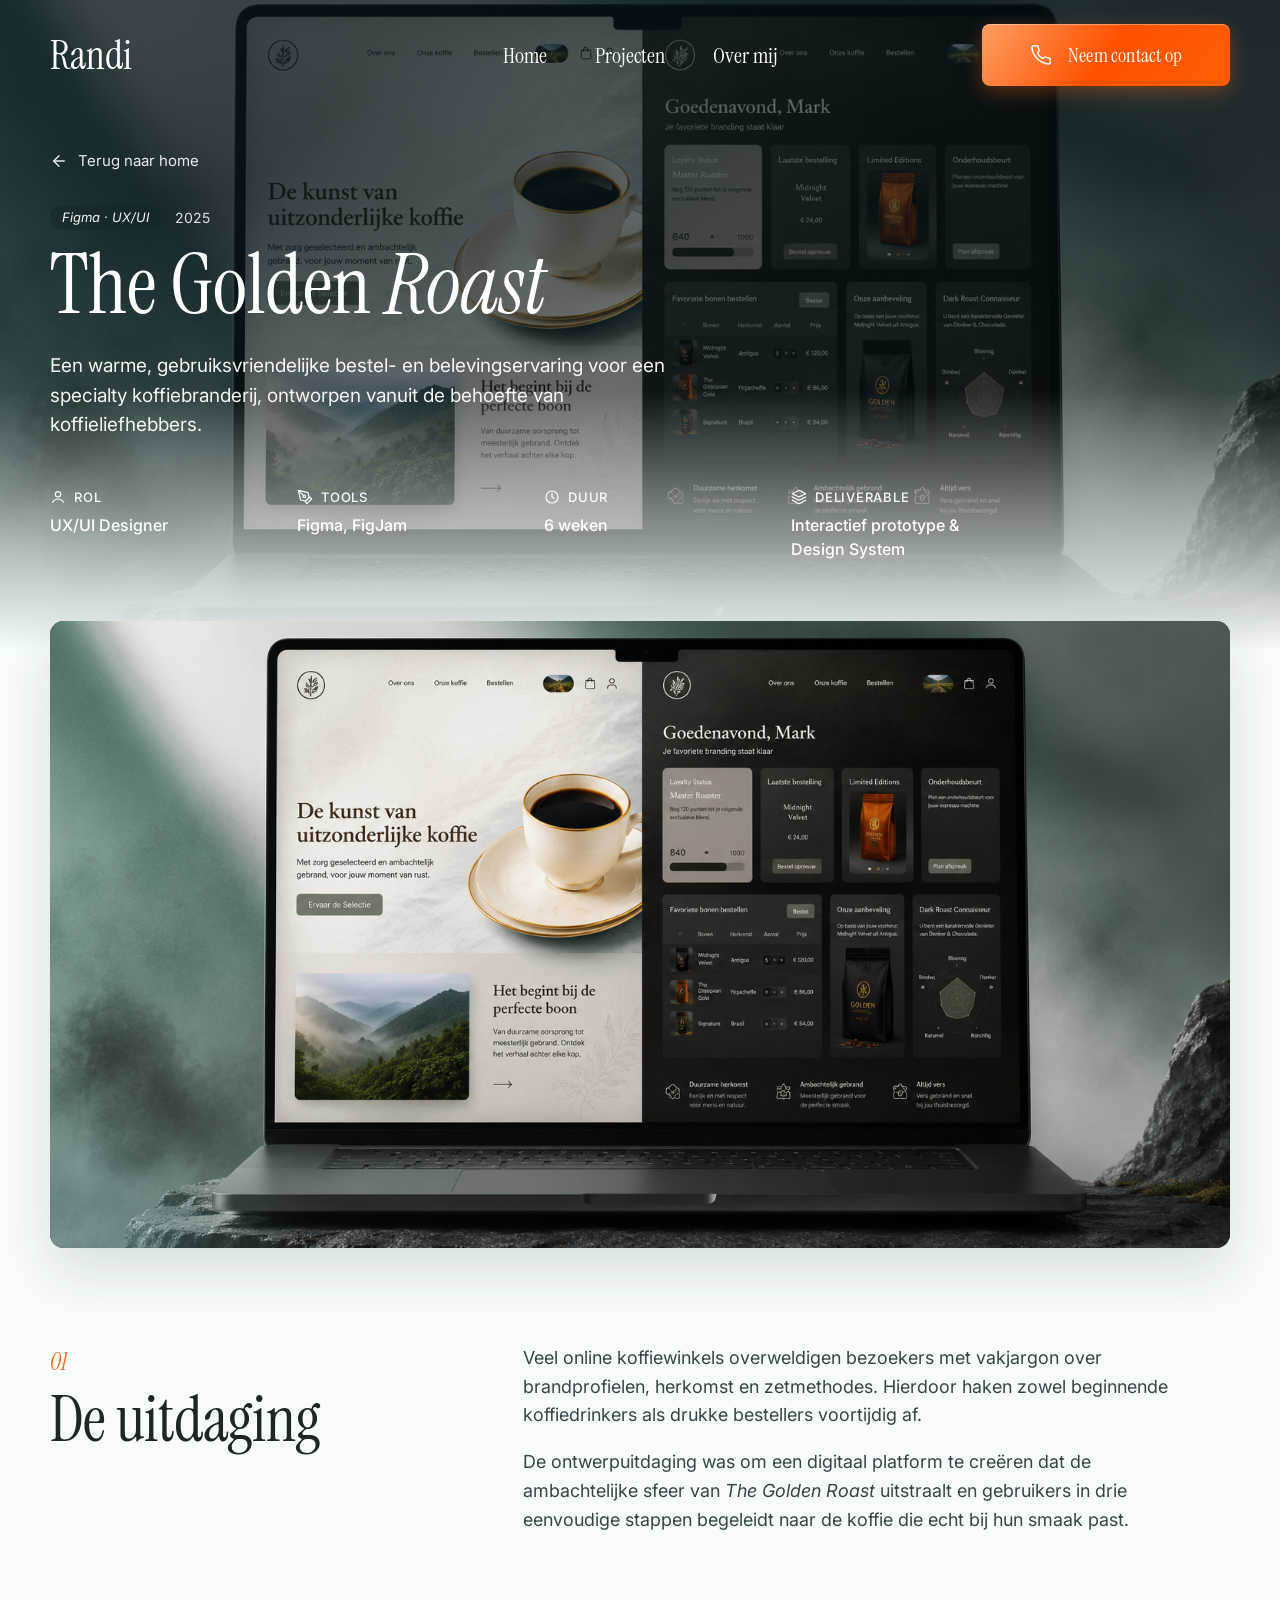
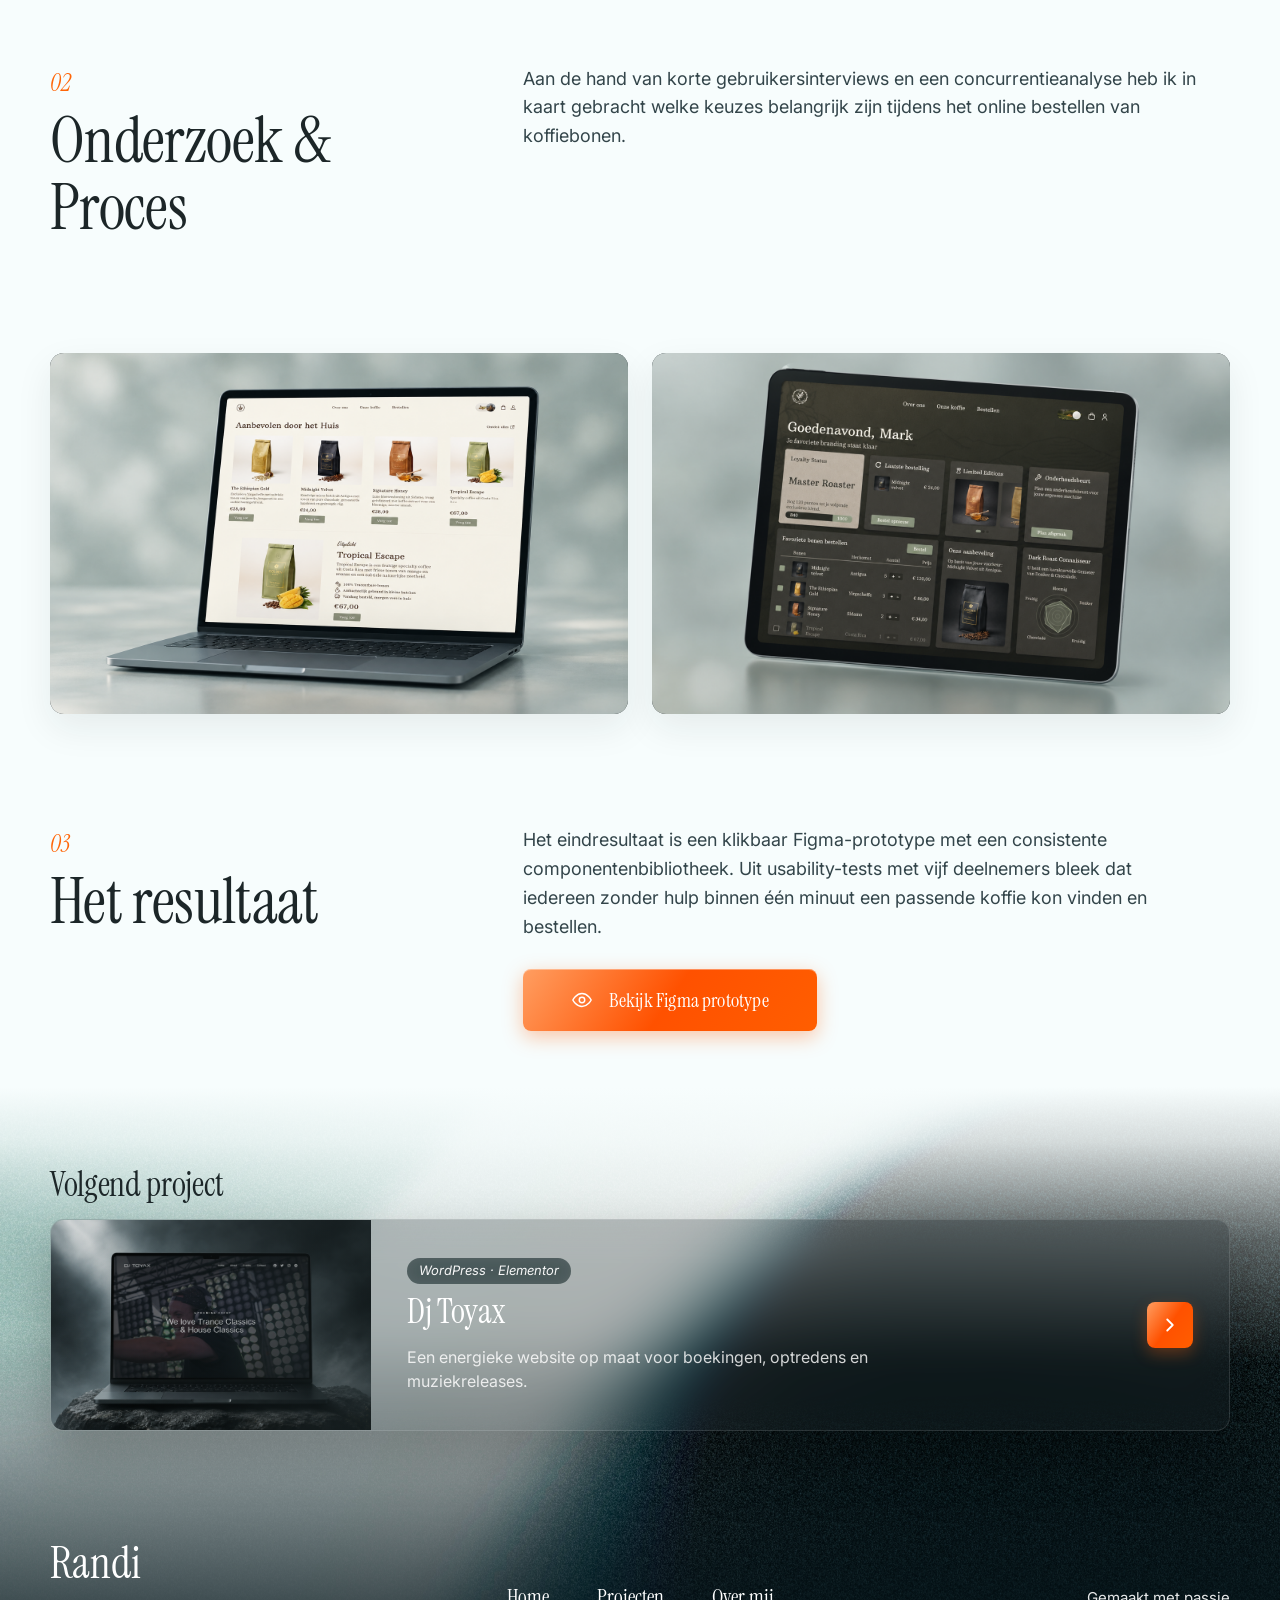
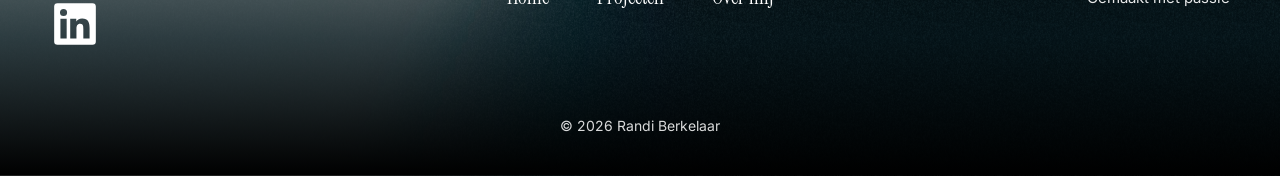
<file: goldenroast.html>
<!DOCTYPE html>
<html lang="nl">

<head>
  <meta charset="UTF-8">
  <meta name="viewport" content="width=device-width, initial-scale=1.0">
  <title>The Golden Roast | Randi Berkelaar</title>
  <meta name="description"
    content="UX/UI case study voor The Golden Roast door Randi Berkelaar – van gebruikersonderzoek en wireframes tot een compleet visueel ontwerp in Figma.">

  <link rel="preconnect" href="https://fonts.googleapis.com">
  <link rel="preconnect" href="https://fonts.gstatic.com" crossorigin>
  <link
    href="https://fonts.googleapis.com/css2?family=Inter:wght@400;500;600&family=Instrument+Serif:ital@0;1&display=swap"
    rel="stylesheet">
  <link rel="stylesheet" href="style.css">
</head>

<body class="project-page">

  <!-- ================= HEADER ================= -->
  <header class="site-header" id="top">
    <a href="index.html" class="logo">Randi</a>

    <nav class="nav" id="nav">
      <a href="index.html">Home</a>
      <a href="index.html#projecten">Projecten</a>
      <a href="index.html#over-mij">Over mij</a>
      <a href="index.html#contact" class="btn btn-orange nav-cta-mobile">Neem contact op</a>
    </nav>

    <a href="index.html#contact" class="btn btn-orange header-cta">
      <svg viewBox="0 0 24 24" aria-hidden="true">
        <path
          d="M22 16.9v3a2 2 0 0 1-2.2 2 19.8 19.8 0 0 1-8.6-3.1 19.5 19.5 0 0 1-6-6A19.8 19.8 0 0 1 2.1 4.2 2 2 0 0 1 4.1 2h3a2 2 0 0 1 2 1.7c.1 1 .4 1.9.7 2.8a2 2 0 0 1-.5 2.1L8.1 9.9a16 16 0 0 0 6 6l1.3-1.2a2 2 0 0 1 2.1-.4c.9.3 1.8.6 2.8.7a2 2 0 0 1 1.7 2z" />
      </svg>
      Neem contact op
    </a>

    <button class="menu-toggle" id="menuToggle" aria-label="Menu openen">
      <span></span><span></span>
    </button>
  </header>

  <main>

    <!-- ================= PROJECT HERO ================= -->
    <section class="project-hero">
      <div class="project-hero-inner">
        <a href="index.html#projecten" class="back-link reveal">
          <svg viewBox="0 0 24 24" aria-hidden="true">
            <path d="M19 12H5" />
            <path d="M12 19l-7-7 7-7" />
          </svg>
          Terug naar home
        </a>

        <div class="project-hero-meta reveal">
          <span class="tag">Figma · UX/UI</span>
          <span class="project-year">2025</span>
        </div>

        <h1 class="reveal">The Golden <em>Roast</em></h1>
        <p class="project-lead reveal">
          Een warme, gebruiksvriendelijke bestel- en belevingservaring voor een specialty koffiebranderij,
          ontworpen vanuit de behoefte van koffieliefhebbers.
        </p>

        <!-- Kerngegevens met iconen (zonder achtergrondvlak) -->
        <dl class="project-specs reveal">
          <div>
            <dt>
              <svg viewBox="0 0 24 24" aria-hidden="true">
                <circle cx="12" cy="8" r="4" />
                <path d="M4 20c1.8-3.6 5-5 8-5s6.2 1.4 8 5" />
              </svg>
              Rol
            </dt>
            <dd>UX/UI Designer</dd>
          </div>
          <div>
            <dt>
              <svg viewBox="0 0 24 24" aria-hidden="true">
                <path d="M12 19l7-7 3 3-7 7-3-3z" />
                <path d="M18 13l-1.5-7.5L2 2l3.5 14.5L13 18l5-5z" />
                <path d="M2 2l7.586 7.586" />
                <circle cx="11" cy="11" r="2" />
              </svg>
              Tools
            </dt>
            <dd>Figma, FigJam</dd>
          </div>
          <div>
            <dt>
              <svg viewBox="0 0 24 24" aria-hidden="true">
                <circle cx="12" cy="12" r="9" />
                <path d="M12 7v5l3 2" />
              </svg>
              Duur
            </dt>
            <dd>6 weken</dd>
          </div>
          <div>
            <dt>
              <svg viewBox="0 0 24 24" aria-hidden="true">
                <polygon points="12 2 2 7 12 12 22 7 12 2" />
                <polyline points="2 12 12 17 22 12" />
                <polyline points="2 17 12 22 22 17" />
              </svg>
              Deliverable
            </dt>
            <dd>Interactief prototype &amp; Design System</dd>
          </div>
        </dl>
      </div>
    </section>

    <!-- ================= COVER AFBEELDING ================= -->
    <section class="project-cover">
      <div class="container">
        <div class="cover-frame reveal">
          <img src="images/goldenroast.png" alt="Overzicht van het The Golden Roast ontwerp"
            onerror="this.style.display='none'">
        </div>
      </div>
    </section>

    <!-- ================= OVERZICHT & UITDAGING ================= -->
    <section class="case-section">
      <div class="container case-grid">
        <div class="case-label reveal">
          <span class="step-num">01</span>
          <h2>De uitdaging</h2>
        </div>
        <div class="case-body reveal">
          <p>
            Veel online koffiewinkels overweldigen bezoekers met vakjargon over brandprofielen, herkomst en
            zetmethodes. Hierdoor haken zowel beginnende koffiedrinkers als drukke bestellers voortijdig af.
          </p>
          <p>
            De ontwerpuitdaging was om een digitaal platform te creëren dat de ambachtelijke sfeer van
            <em>The Golden Roast</em> uitstraalt en gebruikers in drie eenvoudige stappen begeleidt naar de koffie
            die echt bij hun smaak past.
          </p>
        </div>
      </div>
    </section>

    <!-- ================= ONDERZOEK & PROCES ================= -->
    <section class="case-section">
      <div class="container case-grid">
        <div class="case-label reveal">
          <span class="step-num">02</span>
          <h2>Onderzoek &amp; Proces</h2>
        </div>
        <div class="case-body reveal">
          <p>
            Aan de hand van korte gebruikersinterviews en een concurrentieanalyse heb ik in kaart gebracht welke
            keuzes belangrijk zijn tijdens het online bestellen van koffiebonen.
          </p>
        </div>
      </div>
    </section>

    <!-- ================= VISUELE HIGHLIGHTS ================= -->
    <section class="case-section">
      <div class="container">
        <div class="case-gallery reveal">
          <figure class="gallery-item">
            <img src="images/goldenroast1.png" alt="Productpagina en smaakprofiel kiezer"
              onerror="this.style.display='none'">
          </figure>
          <figure class="gallery-item">
            <img src="images/Dashboard2.png" alt="Mobiele weergave en winkelmand"
              onerror="this.style.display='none'">
          </figure>
        </div>
      </div>
    </section>

    <!-- ================= RESULTAAT & REFLECTIE ================= -->
    <section class="case-section">
      <div class="container case-grid">
        <div class="case-label reveal">
          <span class="step-num">03</span>
          <h2>Het resultaat</h2>
        </div>
        <div class="case-body reveal">
          <p>
            Het eindresultaat is een klikbaar Figma-prototype met een consistente componentenbibliotheek. Uit
            usability-tests met vijf deelnemers bleek dat iedereen zonder hulp binnen één minuut een passende
            koffie kon vinden en bestellen.
          </p>
          <div class="case-actions">
            <a href="https://www.figma.com/" target="_blank" rel="noopener" class="btn btn-orange">
              <svg viewBox="0 0 24 24" aria-hidden="true">
                <path d="M2 12s3.6-7 10-7 10 7 10 7-3.6 7-10 7S2 12 2 12z" />
                <circle cx="12" cy="12" r="3" />
              </svg>
              Bekijk Figma prototype
            </a>
          </div>
        </div>
      </div>
    </section>

    <!-- ================= VOLGEND PROJECT + FOOTER ================= -->
    <div class="dark-zone">

      <section class="next-project">
        <div class="container">
          <h2>Volgend project</h2>
          <a href="index.html#projecten" class="next-card reveal">
            <div class="next-card-media">
              <img src="images/toyax.png" alt="Dj Toyax projectpreview" onerror="this.style.display='none'">
            </div>
            <div class="next-card-body">
              <div class="next-card-content">
                <span class="tag">WordPress · Elementor</span>
                <h2>Dj Toyax</h2>
                <p>Een energieke website op maat voor boekingen, optredens en muziekreleases.</p>
              </div>
              <span class="arrow" aria-hidden="true">
                <svg viewBox="0 0 24 24">
                  <path d="M9 18l6-6-6-6" />
                </svg>
              </span>
            </div>
          </a>
        </div>
      </section>

      <!-- ================= FOOTER ================= -->
      <footer class="footer">
        <div class="footer-inner">
          <div class="footer-left">
            <a href="index.html" class="logo">Randi</a>
            <a href="https://www.linkedin.com/" target="_blank" rel="noopener" class="linkedin" aria-label="LinkedIn">
              <svg viewBox="0 0 24 24">
                <path
                  d="M20.4 2H3.6A1.6 1.6 0 0 0 2 3.6v16.8A1.6 1.6 0 0 0 3.6 22h16.8a1.6 1.6 0 0 0 1.6-1.6V3.6A1.6 1.6 0 0 0 20.4 2zM8 19H5V9.5h3V19zM6.5 8.2a1.7 1.7 0 1 1 0-3.4 1.7 1.7 0 0 1 0 3.4zM19 19h-3v-4.6c0-1.1 0-2.5-1.5-2.5s-1.8 1.2-1.8 2.4V19h-3V9.5h2.9v1.3c.4-.8 1.400-1.500 2.800-1.500 3 0 3.600 2 3.600 4.600V19z" />
              </svg>
            </a>
          </div>

          <nav class="footer-nav">
            <a href="index.html">Home</a>
            <a href="index.html#projecten">Projecten</a>
            <a href="index.html#over-mij">Over mij</a>
          </nav>

          <p class="footer-made">Gemaakt met passie</p>
        </div>
        <p class="copyright">© <span id="year">2026</span> Randi Berkelaar</p>
      </footer>

    </div>
  </main>

  <script src="script.js"></script>
</body>

</html>
</file>
<file: style.css>
/* =========================================================
   Kleuren, fonts, variabelen en basisinstellingen
   ========================================================= */
:root {
  --orange-1: #ff8a3d;
  --orange-2: #ff5f0a;
  --orange: #FF6608;
  --orange-soft: #fbd9c4;

  --ink: #1C2628;
  --ink-soft: #33454a;
  --teal: #27585a;
  --bg-light: #f7fdfd;
  --text: #33454a;
  --white: #F7FDFF;

  --font-display: "Instrument Serif", "Times New Roman", serif;
  --font-body: "Inter", system-ui, -apple-system, sans-serif;

  --radius: 14px;
  --pad: 50px;
  --max: 1400px;
  /* Eén gedeelde zijmarge voor ALLE secties (header, hero, projecten, over mij, footer) */
  --gutter: max(var(--pad), calc((100% - var(--max)) / 2));
}

@property --fl {
  syntax: "<length>";
  inherits: false;
  initial-value: 0px;
}

@property --fr {
  syntax: "<length>";
  inherits: false;
  initial-value: 0px;
}

*,
*::before,
*::after {
  box-sizing: border-box;
  margin: 0;
  padding: 0;
}

html {
  scroll-behavior: smooth;
  overflow-x: clip;
}

body {
  font-family: var(--font-body);
  color: var(--text);
  background: var(--bg-light);
  line-height: 1.5;
  -webkit-font-smoothing: antialiased;
  overflow-x: hidden;
}

img {
  display: block;
  max-width: 100%;
}

a {
  color: inherit;
  text-decoration: none;
}

button {
  font: inherit;
  cursor: pointer;
  border: 0;
  background: none;
}

.container {
  width: 100%;
  padding: 0 var(--gutter);
}

.container-narrow {
  width: 100%;
  max-width: 760px;
  margin: 0 auto;
  padding: 0 24px;
}



/* ================= BUTTONS ================= */
.btn {
  display: inline-flex;
  align-items: center;
  justify-content: center;
  gap: 16px;
  padding: 16px 48px;
  font-family: var(--font-display);
  font-size: 20px;
  letter-spacing: .01em;
  color: #fff;
  border-radius: 8px;
  transition: transform .25s ease, box-shadow .25s ease, filter .25s ease;
}

.btn svg {
  width: 22px;
  height: 22px;
  fill: none;
  stroke: currentColor;
  stroke-width: 1.6;
  stroke-linecap: round;
  stroke-linejoin: round;
}

.btn-orange {
  background: linear-gradient(125deg, rgb(255, 158, 97) 0%, rgb(255, 81, 0) 50%, rgb(255, 94, 0) 100%);
  box-shadow: 0 6px 20px rgba(255, 95, 10, .35), inset 0 1px 0 rgba(255, 255, 255, .35);
}

.btn-orange:hover {
  transform: translateY(-2px);
  filter: brightness(1.06);
  box-shadow: 0 12px 28px rgba(255, 95, 10, .45), inset 0 1px 0 rgba(255, 255, 255, .35);
}

.btn-orange:active {
  transform: translateY(0);
}

.btn-ghost {
  background: transparent;
  padding-inline: 20px;
}

.btn-ghost:hover {
  transform: translateX(4px);
}

/* ================= HEADER ================= */
.site-header {
  position: absolute;
  top: 0;
  left: 0;
  right: 0;
  z-index: 20;
  display: flex;
  align-items: center;
  justify-content: space-between;
  padding: 24px var(--gutter);
}

.logo {
  font-family: var(--font-display);
  font-size: 40px;
  color: #fff;
  line-height: 1;
}

.nav {
  position: absolute;
  left: 50%;
  transform: translateX(-50%);
  display: flex;
  gap: 48px;
}

.nav a {
  font-family: var(--font-display);
  font-size: 22px;
  color: #fff;
  position: relative;
  padding-block: 4px;
}

.nav a:hover {
  color: var(--orange-1);
}

.header-cta {
  padding: 16px 48px;
}

.nav-cta-mobile {
  display: none;
}

.menu-toggle {
  display: none;
  width: 44px;
  height: 44px;
  position: relative;
  z-index: 30;
}

.menu-toggle span {
  position: absolute;
  left: 10px;
  right: 10px;
  height: 2px;
  background: #fff;
  transition: transform .3s, top .3s;
}

.menu-toggle span:nth-child(1) {
  top: 16px;
}

.menu-toggle span:nth-child(2) {
  top: 26px;
}

.menu-toggle.open span:nth-child(1) {
  top: 21px;
  transform: rotate(45deg);
}

.menu-toggle.open span:nth-child(2) {
  top: 21px;
  transform: rotate(-45deg);
}

/* ================= HERO ================= */
.hero {
  position: relative;
  min-height: 760px;
  padding: 130px var(--gutter) 140px;
  color: #fff;
  overflow: hidden;

  /* bovenste laag = overlay, onderste laag = jouw foto */
  background-image:
    /* donkere teal tint bovenin zodat de witte tekst leesbaar blijft */
    linear-gradient(1deg, rgba(4, 20, 26, .55) 0%, rgba(4, 20, 26, .25) 50%, rgba(4, 20, 26, 0) 80%),
    /* extra donkere gloed links achter de kop */
    radial-gradient(ellipse 60% 70% at 15% 35%, rgba(4, 20, 26, .45) 0%, transparent 70%),
    url("images/magicpattern.jpg");
  background-size: cover;
  background-position: center;
  background-repeat: no-repeat;
}

@media (max-width: 860px) {
  .hero {
    background-image:
      linear-gradient(1deg, rgba(4, 20, 26, .55) 0%, rgba(4, 20, 26, .25) 50%, rgba(4, 20, 26, 0) 80%),
      radial-gradient(ellipse 60% 70% at 15% 35%, rgba(4, 20, 26, .45) 0%, transparent 70%),
      url("images/mobiel.png");
    background-size: cover;
    background-position: center;
    background-repeat: no-repeat;
  }
}

/* zachte overloop naar de achtergrondkleur van de rest van de site */
.hero::after {
  content: "";
  position: absolute;
  left: 0;
  right: 0;
  bottom: 0;
  height: 340px;
  background: linear-gradient(180deg,
      rgba(247, 253, 253, 0) 0%,
      rgba(247, 253, 253, .35) 40%,
      rgba(247, 253, 253, .8) 75%,
      var(--bg-light) 100%);
  z-index: 2;
  pointer-events: none;
}

.hero-inner {
  position: relative;
  z-index: 3;
  display: flex;
  align-items: flex-start;
  justify-content: space-between;
  gap: 40px;
}

.hero-text {
  max-width: 640px;
  padding-top: 10px;
}

.hero h1 {
  font-family: var(--font-display);
  font-weight: 400;
  font-size: clamp(64px, 7vw, 108px);
  line-height: .98;
}

.hero h1 em {
  font-style: italic;
  color: var(--orange);
}

.hero p {
  margin-top: 40px;
  max-width: 440px;
  font-size: 18px;
  line-height: 1.5;
  color: rgba(255, 255, 255, .95);
}

.hero-buttons {
  margin-top: 56px;
  display: flex;
  align-items: center;
  gap: 40px;
  flex-wrap: wrap;
}

.hero-buttons .btn-orange {
  padding: 16px 48px;
}

/* gestapelde kaarten */
.hero-stack {
  position: relative;
  width: 460px;
  max-width: 100%;
  aspect-ratio: 460 / 420;
  margin-top: 70px;
  flex-shrink: 0;
  animation: float 6s ease-in-out infinite;
}

.stack-card {
  position: absolute;
  top: 0;
  left: 0;
  right: 0;
  height: 83%;
  border-radius: 8px;
  overflow: hidden;
  box-shadow: 0 20px 50px rgba(0, 0, 0, .35);
  transition: transform .9s cubic-bezier(.65, 0, .35, 1);
  will-change: transform;
}

.stack-card img {
  width: 100%;
  height: 100%;
  object-fit: cover;
}

.stack-card[data-pos="0"] {
  transform: translateY(40px);
  z-index: 3;
}

.stack-card[data-pos="1"] {
  transform: translate(-6px, 2px) rotate(-2.5deg);
  z-index: 2;
}

.stack-card[data-pos="2"] {
  transform: translate(10px, -6px) rotate(4deg);
  z-index: 1;
}

@keyframes float {

  0%,
  100% {
    transform: translateY(0);
  }

  50% {
    transform: translateY(-10px);
  }
}

/* ================= PROJECTEN ================= */
.projects {
  padding: 80px 0 80px;
}

.section-head {
  display: flex;
  align-items: center;
  justify-content: space-between;
  margin-bottom: 36px;
}

h2 {
  font-family: var(--font-display);
  font-weight: 400;
  font-size: clamp(40px, 5vw, 64px);
  line-height: 1.05;
  color: var(--ink);
  letter-spacing: -.01em;
}

.carousel-arrows {
  display: flex;
  gap: 22px;
}

.arrow {
  width: 46px;
  height: 46px;
  border-radius: 8px;
  display: grid;
  place-items: center;
  background: linear-gradient(125deg, rgb(255, 158, 97) 0%, rgb(255, 81, 0) 50%, rgb(255, 94, 0) 100%);
  box-shadow: 0 6px 16px rgba(255, 95, 10, .3);
  transition: transform .2s, filter .2s, opacity .2s;
}

.arrow svg {
  width: 22px;
  height: 22px;
  fill: none;
  stroke: #fff;
  stroke-width: 2;
  stroke-linecap: round;
  stroke-linejoin: round;
}

.arrow:hover {
  transform: translateY(-2px);
  filter: brightness(1.08);
}

.arrow:disabled {
  opacity: .4;
  cursor: default;
  transform: none;
}

.carousel {
  display: flex;
  gap: 24px;
  overflow-x: auto;
  scroll-snap-type: x mandatory;
  scrollbar-width: none;
  padding-bottom: 4px;
  -webkit-overflow-scrolling: touch;
  overscroll-behavior-x: contain;
  touch-action: pan-x pan-y;

  /* zachte fade aan de zijkanten, alleen zichtbaar aan de kant waar nog meer kaarten zijn */
  --fl: 0px;
  --fr: 0px;
  transition: --fl .35s ease, --fr .35s ease;
  -webkit-mask-image: linear-gradient(to right, transparent 0, #000 var(--fl), #000 calc(100% - var(--fr)), transparent 100%);
  mask-image: linear-gradient(to right, transparent 0, #000 var(--fl), #000 calc(100% - var(--fr)), transparent 100%);
}

/* even uit ik vind het niet mooi */
/* .carousel.fade-left {
  --fl: 50px;
}

.carousel.fade-right {
  --fr: 50px;
}

.carousel::-webkit-scrollbar {
  display: none;
} */

.project-card {
  position: relative;
  flex: 0 0 calc((100% - 48px) / 3);
  aspect-ratio: 1 / .76;
  border-radius: var(--radius);
  overflow: hidden;
  scroll-snap-align: start;
  isolation: isolate;
}

.project-card img {
  position: absolute;
  inset: 0;
  width: 100%;
  height: 100%;
  object-fit: cover;
  transition: transform .6s ease;
  z-index: 0;
  /* onderste laag: de foto */
  pointer-events: none;
  -webkit-user-drag: none;
  user-select: none;
}

.project-card:hover img {
  transform: scale(1.1);
}

.project-card::before,
.project-card::after {
  content: "";
  position: absolute;
  inset: 0;
  transition: opacity .4s ease;
  pointer-events: none;
}

/* blauwe/donkere laag, boven de foto */
.project-card::after {
  z-index: 1;
  background: radial-gradient(150% 45% at 15.5% 100%,
      rgb(0, 0, 0) 0%, rgb(17, 52, 61) 25%, rgb(98, 125, 130) 49.569%,
      rgba(206, 214, 212, 0) 75%, rgba(255, 0, 0, 0) 100%);
  opacity: .75;
}

/* oranje laag, boven de blauwe (onzichtbaar tot hover) */
.project-card::before {
  z-index: 2;
  background: radial-gradient(150% 45% at 15.5% 100%,
      rgb(143, 60, 9) 0%, rgb(209, 97, 10) 25%, rgb(255, 169, 92) 49.569%,
      rgba(206, 214, 212, 0) 75%, rgba(255, 0, 0, 0) 100%);
  opacity: 0;
}

@media (hover: hover) {
  .project-card:hover::before {
    opacity: .75;
  }

  .project-card:hover::after {
    opacity: 0;
  }
}

.project-info {
  position: absolute;
  left: 20px;
  bottom: 18px;
  z-index: 3;
  /* tekst boven alle lagen */
  color: #fff;
}

.tag {
  display: inline-block;
  padding: 3px 12px;
  margin-bottom: 8px;
  font-size: 13px;
  font-style: italic;
  color: rgba(255, 255, 255, .95);
  background: rgba(20, 40, 42, .55);
  backdrop-filter: blur(8px);
  -webkit-backdrop-filter: blur(8px);
  border-radius: 20px;
}

.project-info h3 {
  font-family: var(--font-display);
  font-weight: 400;
  font-size: 30px;
  line-height: 1.1;
}

.dots {
  display: flex;
  justify-content: center;
  gap: 14px;
  margin-top: 26px;


}

/* @media (max-width: 600px) {
  .dots {
    display: none;
  }
} */


.dot {
  width: 16px;
  height: 16px;
  border-radius: 4px;
  background: var(--orange-soft);
  transition: background .3s, transform .3s;
}

.dot.active {
  background: var(--orange);
  transform: scale(1.05);
}

/* ================= OVER MIJ ================= */
.about {
  padding: 80px 0 80px;
}

.about-grid {
  display: grid;
  grid-template-columns: 1.05fr 1fr;
  gap: 70px;
  align-items: center;
}

@media (max-width: 860px) {
  .about-grid> :first-child {
    order: 2;
    /* De foto gaat naar beneden */
  }
}

.about-photo {
  aspect-ratio: 1 / .68;
  border-radius: 12px;
  overflow: hidden;
}

.about-photo img {
  width: 100%;
  height: 100%;
  object-fit: cover;
  object-position: center 75%;
}

.about-text h2 {
  margin-bottom: 28px;
}

.about-text p {
  font-size: 18px;
  line-height: 1.45;
  margin-bottom: 18px;
  color: #33454a;
  max-width: 560px;
}

.about-text .btn {
  margin-top: 36px;
}

/* ================= CONTACT + FOOTER ================= */
.dark-zone {
  position: relative;
  overflow: hidden;
  background-image:
    /* bovenkant: vloeit over in de achtergrondkleur van de site */
    linear-gradient(180deg,
      var(--bg-light) 0%,
      rgba(247, 253, 253, .85) 8%,
      rgba(247, 253, 253, .35) 22%,
      rgba(247, 253, 253, 0) 40%),
    /* onderkant: steeds donkerder richting de footer */
    linear-gradient(180deg,
      rgba(4, 20, 26, 0) 35%,
      rgba(4, 20, 26, .45) 60%,
      rgba(4, 20, 26, .8) 80%,
      #000000 100%),
    url("images/magicpattern-spiegel.jpg");
  background-size: cover;
  background-position: center;
  background-repeat: no-repeat;
}

@media (max-width: 860px) {
  .dark-zone {
    position: relative;
    overflow: hidden;
    background-image:
      /* bovenkant: vloeit over in de achtergrondkleur van de site */
      linear-gradient(180deg,
        var(--bg-light) 0%,
        rgba(247, 253, 253, .85) 8%,
        rgba(247, 253, 253, .35) 22%,
        rgba(247, 253, 253, 0) 40%),
      /* onderkant: steeds donkerder richting de footer */
      linear-gradient(180deg,
        rgba(4, 20, 26, 0) 35%,
        rgba(4, 20, 26, .45) 60%,
        rgba(4, 20, 26, .8) 82%,
        #030b0e 100%),
      url("images/mobiel-spiegel.png");
    background-size: cover;
    background-position: center;
    background-repeat: no-repeat;

  }
}

.dark-zone>* {
  position: relative;
  z-index: 2;
}

.contact {
  padding: 80px 0 80px;
  text-align: center;
}

.contact h2 {
  color: var(--text);
}

.contact-sub {
  font-size: 18px;
  margin-top: 10px;
  color: var(--ink-soft);
}

.contact-form {
  margin: 36px auto 0;
  max-width: 460px;
  padding: 24px;
  text-align: left;
  background: rgba(40, 52, 55, 0.51);
  backdrop-filter: blur(18px);
  -webkit-backdrop-filter: blur(16px);
  border: 1px solid rgba(255, 255, 255, .08);
  border-radius: 16px;
  box-shadow: 0 30px 60px rgba(0, 0, 0, .25);
}

.contact-form label {
  display: block;
  margin-bottom: 8px;
  font-size: 15px;
  font-weight: 500;
  color: #fff;
}

.contact-form input,
.contact-form textarea {
  width: 100%;
  padding: 13px 14px;
  margin-bottom: 20px;
  font: inherit;
  font-size: 15px;
  color: #fff;
  background: rgba(255, 255, 255, .2);
  border: 1px solid transparent;
  border-radius: 8px;
  outline: none;
  transition: border-color .25s, background .25s;
}

.contact-form textarea {
  height: 150px;
  resize: vertical;
}

.contact-form ::placeholder {
  color: rgba(255, 255, 255, .6);
}

.contact-form input:focus,
.contact-form textarea:focus {
  border-color: var(--orange-1);
  background: rgba(255, 255, 255, .26);
}

.contact-form .btn {
  display: flex;
  margin: 8px auto 0;
}

.form-status {
  margin-top: 14px;
  text-align: center;
  font-size: 14px;
  color: #fff;
  min-height: 1.2em;
}

.footer {
  padding: 90px var(--gutter) 40px;
  color: #fff;
}

.footer-inner {
  display: grid;
  grid-template-columns: 1fr auto 1fr;
  align-items: center;
}

.footer-left {
  display: flex;
  flex-direction: column;
  gap: 14px;
  align-items: flex-start;
}

.footer .logo {
  font-size: 44px;
}

.linkedin svg {
  width: 50px;
  height: 50px;
  fill: #fff;
  transition: transform .25s, fill .25s;
}

.linkedin:hover svg {
  transform: translateY(-3px);
  fill: var(--orange-1);
}

.footer-nav {
  display: flex;
  gap: 48px;
}

.footer-nav a {
  font-family: var(--font-display);
  font-size: 21px;
  transition: color .25s;
}

.footer-nav a:hover {
  color: var(--orange-1);
}

.footer-made {
  justify-self: end;
  font-size: 15px;
  color: rgba(255, 255, 255, .9);
}

.copyright {
  margin-top: 60px;
  text-align: center;
  font-size: 14px;
  color: rgba(255, 255, 255, .85);
}

/* ================= REVEAL ANIMATIE ================= */
.reveal {
  opacity: 0;
  transform: translateY(26px);
  transition: opacity .8s ease, transform .8s ease;
}

.reveal.visible {
  opacity: 1;
  transform: none;
}

.hero-stack.reveal.visible {
  transform: none;
}

@media (prefers-reduced-motion: reduce) {
  .reveal {
    opacity: 1;
    transform: none;
    transition: none;
  }

  .hero-stack {
    animation: none;
  }

  html {
    scroll-behavior: auto;
  }
}

/* ================= RESPONSIVE ================= */
@media (max-width: 1100px) {
  .nav {
    gap: 28px;
  }

  .hero-stack {
    width: 380px;
  }

  .project-card {
    flex-basis: calc((100% - 24px) / 2);
  }
}

@media (max-width: 860px) {
  :root {
    --pad: 24px;
  }

  .header-cta {
    display: none;
  }

  .menu-toggle {
    display: block;
  }

  .nav {
    position: fixed;
    inset: 0;
    transform: none;
    flex-direction: column;
    align-items: center;
    justify-content: center;
    gap: 28px;
    background: rgba(5, 20, 22, .97);
    opacity: 0;
    pointer-events: none;
    transition: opacity .3s;
    z-index: 25;
  }

  .nav.open {
    opacity: 1;
    pointer-events: auto;
  }

  .nav a {
    font-size: 30px;
  }

  .nav-cta-mobile {
    display: inline-flex;
    font-size: 20px;
    margin-top: 10px;
  }

  .hero {
    padding-top: 110px;
    padding-bottom: 110px;
    min-height: 0;
  }

  .hero-inner {
    flex-direction: column;
  }

  .hero-stack {
    width: 100%;
    max-width: 420px;
    margin: 30px auto 0;
  }

  .hero-buttons {
    flex-direction: column;
    align-items: stretch;
    gap: 14px;
  }

  .hero-buttons .btn,
  .about-text .btn {
    width: 100%;
  }

  .hero-buttons .btn-ghost {
    padding: 16px 34px;
  }

  .nav {
    padding: 24px;
  }

  .nav-cta-mobile {
    width: 100%;
  }

  .contact-form .btn {
    width: 100%;
  }

  .about-grid {
    grid-template-columns: 1fr;
    gap: 36px;
  }

  .footer-inner {
    grid-template-columns: 1fr;
    justify-items: center;
    gap: 28px;
    text-align: center;
  }

  .footer-left {
    align-items: center;
  }

  .footer-made {
    justify-self: center;
  }
}

@media (max-width: 600px) {

  /* carousel loopt tot de rand van het scherm; eerste kaart lijnt uit met de rest */
  .carousel {
    margin-inline: calc(var(--pad) * -1);
    padding-inline: var(--pad);
    scroll-padding-inline: var(--pad);
    -webkit-mask-image: none;
    mask-image: none;
  }

  .project-card {
    flex-basis: 85%;
  }

  .carousel-arrows {
    gap: 12px;
  }

  .section-head h2 {
    font-size: 40px;
  }
}

/* =========================================================
   PROJECT DETAILPAGINA
   ========================================================= */
.project-hero {
  position: relative;
  padding: 150px var(--gutter) 90px;
  color: #fff;
  overflow: hidden;
  background-image:
    linear-gradient(180deg, rgba(4, 20, 26, .68) 0%, rgba(4, 20, 26, .45) 60%, var(--bg-light) 100%),
    radial-gradient(ellipse 65% 75% at 15% 30%, rgba(4, 20, 26, .58) 0%, transparent 75%),
    url("images/goldenroast.png");
  background-size: cover;
  background-position: center;
}

.project-hero-inner {
  position: relative;
  z-index: 2;
  max-width: 960px;
}

.back-link {
  display: inline-flex;
  align-items: center;
  gap: 10px;
  margin-bottom: 32px;
  font-size: 15px;
  color: rgba(255, 255, 255, .9);
  transition: transform .25s ease, color .25s ease;
}

.back-link svg {
  width: 18px;
  height: 18px;
  fill: none;
  stroke: currentColor;
  stroke-width: 1.8;
  stroke-linecap: round;
  stroke-linejoin: round;
}

.back-link:hover {
  color: var(--orange-1);
  transform: translateX(-4px);
}

.project-hero-meta {
  display: flex;
  align-items: center;
  gap: 14px;
  margin-bottom: 14px;
}

.project-hero-meta .tag {
  margin-bottom: 0;
}

.project-year {
  font-size: 14px;
  color: rgba(255, 255, 255, .85);
}

.project-hero h1 {
  font-family: var(--font-display);
  font-weight: 400;
  font-size: clamp(54px, 6.5vw, 96px);
  line-height: 1;
}

.project-lead {
  margin-top: 24px;
  max-width: 620px;
  font-size: 19px;
  line-height: 1.55;
  color: rgba(255, 255, 255, .95);
}

/* Kerngegevens zonder achtergrondvlak, met iconen */
.project-specs {
  margin-top: 48px;
  padding: 0;
  display: grid;
  grid-template-columns: repeat(4, minmax(0, 1fr));
  gap: 28px;
}

.project-specs dt {
  display: flex;
  align-items: center;
  gap: 8px;
  font-size: 13px;
  font-weight: 500;
  text-transform: uppercase;
  letter-spacing: .06em;
  color: var(--white);
  margin-bottom: 6px;
}

.project-specs dt svg {
  width: 16px;
  height: 16px;
  flex-shrink: 0;
  fill: none;
  stroke: currentColor;
  stroke-width: 1.8;
  stroke-linecap: round;
  stroke-linejoin: round;
}

.project-specs dd {
  font-size: 16px;
  font-weight: 500;
  color: #fff;
}

/* Cover afbeelding */
.project-cover {
  margin-top: -30px;
  padding-bottom: 40px;
  position: relative;
  z-index: 3;
}

.cover-frame {
  aspect-ratio: 16 / 8.5;
  border-radius: var(--radius);
  overflow: hidden;
  background: var(--ink);
  box-shadow: 0 24px 60px rgba(28, 38, 40, .14);
}

.cover-frame img {
  width: 100%;
  height: 100%;
  object-fit: cover;
}

/* Case study secties */
.case-section {
  padding: 56px 0;
}

.case-grid {
  display: grid;
  grid-template-columns: 0.75fr 1.25fr;
  gap: 48px;
  align-items: start;
}

.step-num {
  display: inline-block;
  font-family: var(--font-display);
  font-style: italic;
  font-size: 24px;
  color: var(--orange);
  margin-bottom: 6px;
}

.case-body p {
  font-size: 18px;
  line-height: 1.6;
  color: #33454a;
  margin-bottom: 18px;
  max-width: 680px;
}

.case-actions {
  margin-top: 28px;
}

/* Galerij zonder figcaptions */
.case-gallery {
  display: grid;
  grid-template-columns: repeat(2, minmax(0, 1fr));
  gap: 24px;
}

.gallery-item {
  border-radius: var(--radius);
  overflow: hidden;
  background: var(--ink);
  box-shadow: 0 14px 36px rgba(28, 38, 40, .08);
}

.gallery-item img {
  width: 100%;
  aspect-ratio: 16 / 10;
  object-fit: cover;
  transition: transform .5s ease;
}

/* .gallery-item:hover img {
  transform: scale(1.03);
} */

/* Volgend project blok met projectfoto */
.next-project {
  padding: 80px 0 20px;
}

.next-project h2 {
  margin-bottom: 16px;
  font-size: clamp(24px, 3vw, 34px);
}

.next-label {
  font-size: 16px;
  color: var(--ink-soft);
  margin-bottom: 16px;
}

.next-card {
  display: grid;
  grid-template-columns: 320px 1fr;
  align-items: stretch;
  overflow: hidden;
  background: rgba(28, 38, 40, .25);
  backdrop-filter: blur(18px);
  -webkit-backdrop-filter: blur(18px);
  border: 1px solid rgba(255, 255, 255, .12);
  border-radius: var(--radius);
  color: #fff;
  box-shadow: 0 24px 50px rgba(0, 0, 0, .25);
  transition: transform .35s ease, border-color .35s ease, box-shadow .35s ease;
}

.next-card-media {
  position: relative;
  min-height: 210px;
  overflow: hidden;
}

.next-card-media img {
  position: absolute;
  inset: 0;
  width: 100%;
  height: 100%;
  object-fit: cover;
  transition: transform .6s ease;
}

.next-card-media::after {
  content: "";
  position: absolute;
  inset: 0;
  background: linear-gradient(90deg, rgba(28, 38, 40, .05) 0%, rgba(28, 38, 40, .55) 100%);
  pointer-events: none;
}

.next-card-body {
  display: flex;
  align-items: center;
  justify-content: space-between;
  gap: 24px;
  padding: 32px 36px;
}

.next-card-content h2 {
  color: #fff;
  margin-top: 2px;
}

.next-card-content p {
  margin-top: 8px;
  font-size: 16px;
  color: rgba(255, 255, 255, .82);
  max-width: 480px;
}

.next-card .arrow {
  flex-shrink: 0;
}

.next-card:hover {
  transform: translateY(-4px);
  border-color: var(--orange-1);
  box-shadow: 0 30px 60px rgba(0, 0, 0, .35);
}

.next-card:hover .next-card-media img {
  transform: scale(1.06);
}

@media (max-width: 960px) {
  .project-specs {
    grid-template-columns: repeat(2, minmax(0, 1fr));
  }

  .case-grid {
    grid-template-columns: 1fr;
  }

  .next-card {
    grid-template-columns: 240px 1fr;
  }
}

@media (max-width: 860px) {
  .case-actions .btn {
    width: 100%;
  }
}

@media (max-width: 680px) {
  .project-specs,
  .case-gallery {
    grid-template-columns: 1fr;
  }

  .next-card {
    grid-template-columns: 1fr;
  }

  .next-card-media {
    aspect-ratio: 16 / 9;
    min-height: 0;
  }

  .next-card-media::after {
    background: linear-gradient(180deg, rgba(28, 38, 40, 0) 30%, rgba(28, 38, 40, .75) 100%);
  }

  .next-card-body {
    padding: 24px;
  }
}
</file>
